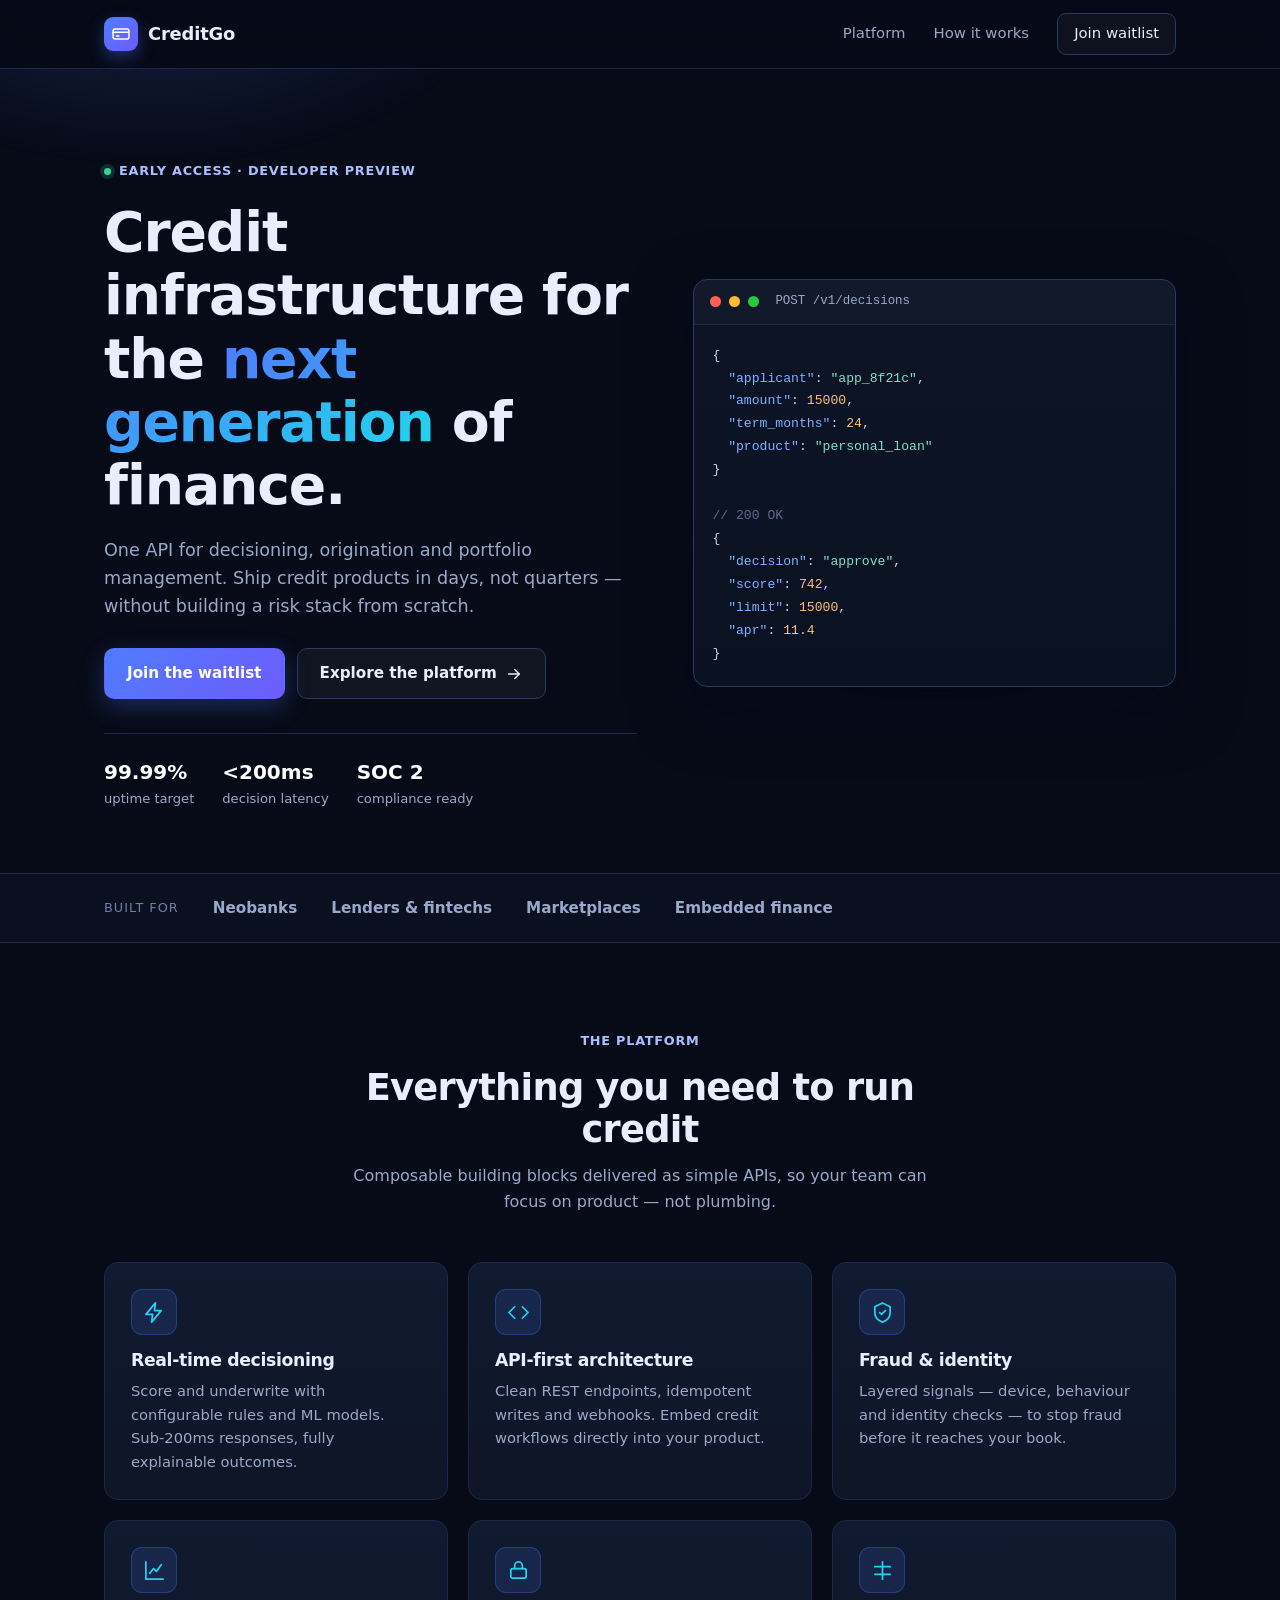
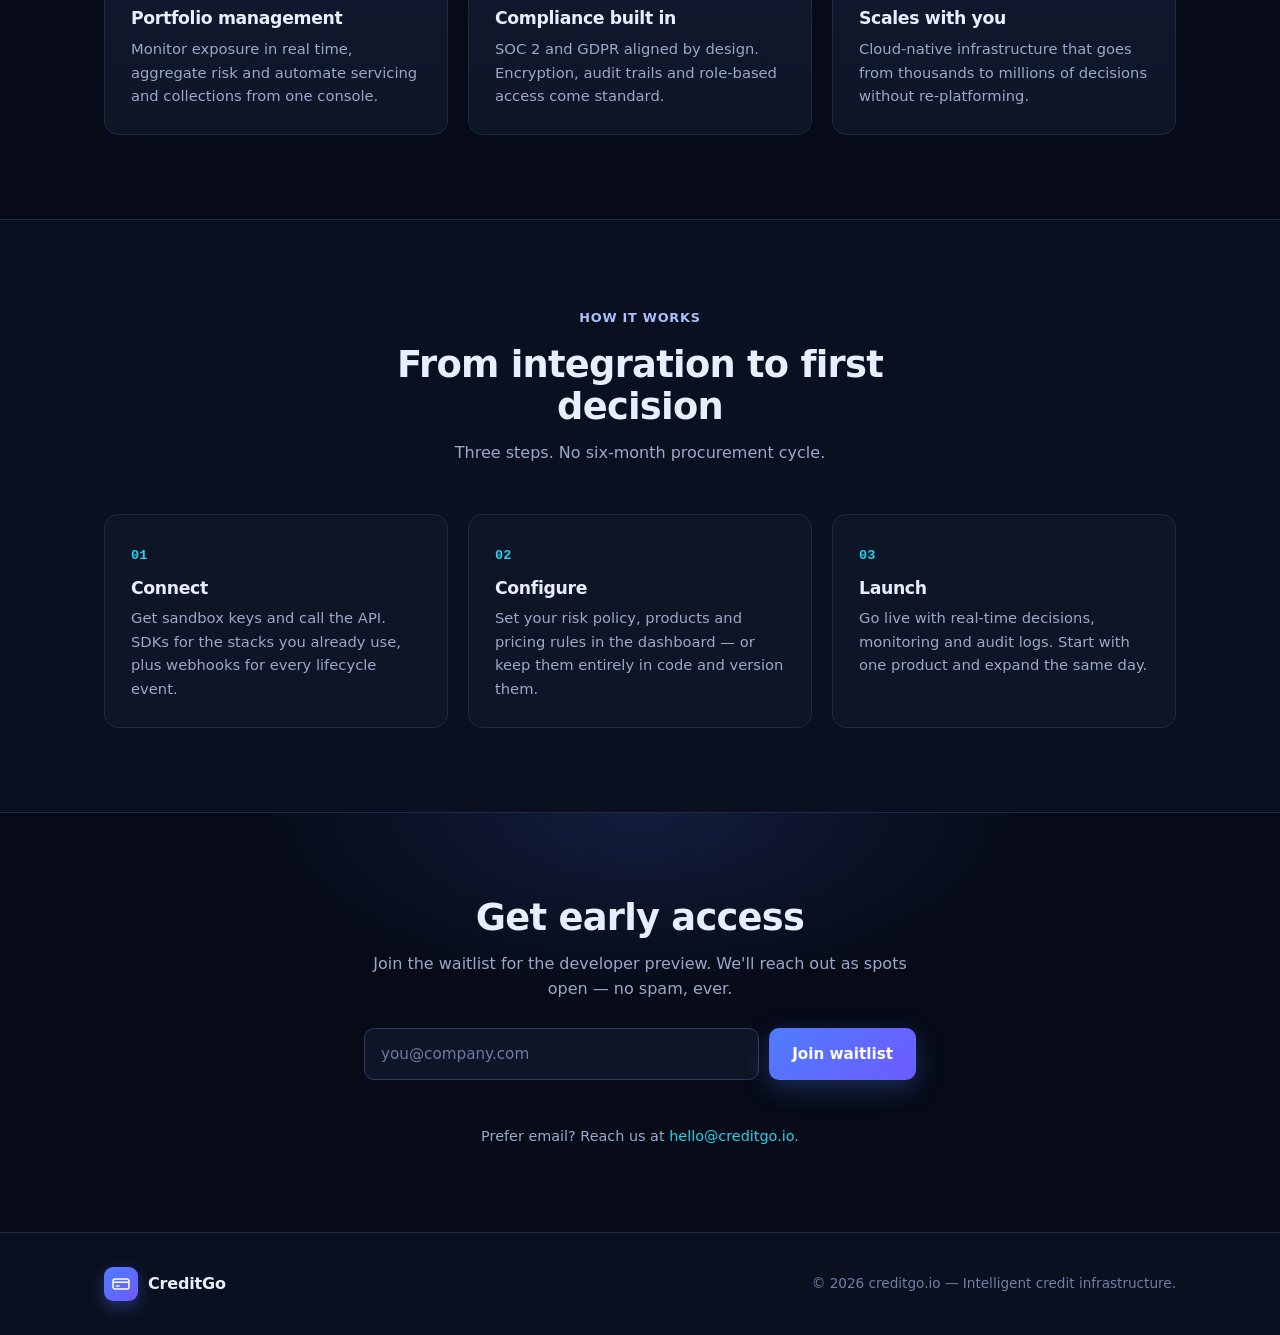
<file: index.html>
<!DOCTYPE html>
<html lang="en">
<head>
<meta charset="UTF-8">
<meta name="viewport" content="width=device-width, initial-scale=1">
<title>CreditGo — Intelligent Credit Infrastructure</title>
<meta name="description" content="CreditGo is API-first credit infrastructure for modern financial services: real-time decisioning, origination and portfolio management in one platform.">
<meta name="theme-color" content="#070b18">
<link rel="canonical" href="https://creditgo.io/">
<meta property="og:type" content="website">
<meta property="og:site_name" content="CreditGo">
<meta property="og:title" content="CreditGo — Intelligent Credit Infrastructure">
<meta property="og:description" content="API-first credit infrastructure for modern financial services.">
<meta property="og:url" content="https://creditgo.io/">
<meta name="twitter:card" content="summary_large_image">
<meta name="twitter:title" content="CreditGo — Intelligent Credit Infrastructure">
<meta name="twitter:description" content="API-first credit infrastructure for modern financial services.">
<link rel="icon" href="favicon.svg" type="image/svg+xml">
<link rel="stylesheet" href="styles.css">
</head>
<body>
<a class="skip-link" href="#main">Skip to content</a>

<header class="nav" id="top">
  <div class="container nav-inner">
    <a class="brand" href="#top" aria-label="CreditGo home">
      <span class="brand-mark" aria-hidden="true">
        <svg viewBox="0 0 24 24" fill="none" stroke="currentColor" stroke-width="1.8" stroke-linecap="round" stroke-linejoin="round">
          <rect x="2.5" y="6" width="19" height="12" rx="2.5"></rect>
          <path d="M2.5 10h19"></path>
          <path d="M6.5 14.5h3"></path>
        </svg>
      </span>
      CreditGo
    </a>
    <nav class="nav-links" aria-label="Primary">
      <a href="#platform">Platform</a>
      <a href="#how">How it works</a>
      <a href="#waitlist" class="nav-cta">Join waitlist</a>
    </nav>
  </div>
</header>

<main id="main">
  <!-- Hero -->
  <section class="hero">
    <div class="container hero-inner">
      <div class="hero-copy">
        <p class="eyebrow"><span class="dot" aria-hidden="true"></span> Early access · Developer preview</p>
        <h1>Credit infrastructure for the <span class="grad">next generation</span> of finance.</h1>
        <p class="lede">One API for decisioning, origination and portfolio management. Ship credit products in days, not quarters — without building a risk stack from scratch.</p>
        <div class="cta-row">
          <a class="btn btn-primary" href="#waitlist">Join the waitlist</a>
          <a class="btn btn-ghost" href="#platform">Explore the platform
            <svg viewBox="0 0 24 24" fill="none" stroke="currentColor" stroke-width="2" stroke-linecap="round" stroke-linejoin="round" aria-hidden="true"><path d="M5 12h14"></path><path d="m13 6 6 6-6 6"></path></svg>
          </a>
        </div>
        <ul class="hero-meta" aria-label="Platform highlights">
          <li><b>99.99%</b><span>uptime target</span></li>
          <li><b>&lt;200ms</b><span>decision latency</span></li>
          <li><b>SOC 2</b><span>compliance ready</span></li>
        </ul>
      </div>

      <div class="hero-visual" aria-hidden="true">
        <div class="code-card">
          <div class="code-head">
            <span class="tl tl-r"></span><span class="tl tl-y"></span><span class="tl tl-g"></span>
            <span class="code-title">POST /v1/decisions</span>
          </div>
          <pre class="code-body"><code>{
  <span class="k">"applicant"</span>: <span class="s">"app_8f21c"</span>,
  <span class="k">"amount"</span>: <span class="n">15000</span>,
  <span class="k">"term_months"</span>: <span class="n">24</span>,
  <span class="k">"product"</span>: <span class="s">"personal_loan"</span>
}

<span class="c">// 200 OK</span>
{
  <span class="k">"decision"</span>: <span class="s">"approve"</span>,
  <span class="k">"score"</span>: <span class="n">742</span>,
  <span class="k">"limit"</span>: <span class="n">15000</span>,
  <span class="k">"apr"</span>: <span class="n">11.4</span>
}</code></pre>
        </div>
        <div class="glow" aria-hidden="true"></div>
      </div>
    </div>
  </section>

  <!-- Trust bar -->
  <section class="trust" aria-label="Built for">
    <div class="container trust-inner">
      <span>Built for</span>
      <ul>
        <li>Neobanks</li>
        <li>Lenders &amp; fintechs</li>
        <li>Marketplaces</li>
        <li>Embedded finance</li>
      </ul>
    </div>
  </section>

  <!-- Features -->
  <section class="section" id="platform">
    <div class="container">
      <div class="section-head">
        <p class="eyebrow">The platform</p>
        <h2>Everything you need to run credit</h2>
        <p class="sub">Composable building blocks delivered as simple APIs, so your team can focus on product — not plumbing.</p>
      </div>

      <div class="grid grid-3">
        <article class="card">
          <span class="icon">
            <svg viewBox="0 0 24 24" fill="none" stroke="currentColor" stroke-width="1.8" stroke-linecap="round" stroke-linejoin="round"><path d="M13 2 3 14h7l-1 8 10-12h-7l1-8Z"></path></svg>
          </span>
          <h3>Real-time decisioning</h3>
          <p>Score and underwrite with configurable rules and ML models. Sub-200ms responses, fully explainable outcomes.</p>
        </article>

        <article class="card">
          <span class="icon">
            <svg viewBox="0 0 24 24" fill="none" stroke="currentColor" stroke-width="1.8" stroke-linecap="round" stroke-linejoin="round"><path d="m8 6-6 6 6 6"></path><path d="m16 6 6 6-6 6"></path></svg>
          </span>
          <h3>API-first architecture</h3>
          <p>Clean REST endpoints, idempotent writes and webhooks. Embed credit workflows directly into your product.</p>
        </article>

        <article class="card">
          <span class="icon">
            <svg viewBox="0 0 24 24" fill="none" stroke="currentColor" stroke-width="1.8" stroke-linecap="round" stroke-linejoin="round"><path d="M12 2 4 6v6c0 5 3.4 8.5 8 10 4.6-1.5 8-5 8-10V6l-8-4Z"></path><path d="m9 12 2 2 4-4"></path></svg>
          </span>
          <h3>Fraud &amp; identity</h3>
          <p>Layered signals — device, behaviour and identity checks — to stop fraud before it reaches your book.</p>
        </article>

        <article class="card">
          <span class="icon">
            <svg viewBox="0 0 24 24" fill="none" stroke="currentColor" stroke-width="1.8" stroke-linecap="round" stroke-linejoin="round"><path d="M3 3v18h18"></path><path d="m7 15 4-5 3 3 5-7"></path></svg>
          </span>
          <h3>Portfolio management</h3>
          <p>Monitor exposure in real time, aggregate risk and automate servicing and collections from one console.</p>
        </article>

        <article class="card">
          <span class="icon">
            <svg viewBox="0 0 24 24" fill="none" stroke="currentColor" stroke-width="1.8" stroke-linecap="round" stroke-linejoin="round"><rect x="4" y="10" width="16" height="10" rx="2"></rect><path d="M8 10V7a4 4 0 0 1 8 0v3"></path></svg>
          </span>
          <h3>Compliance built in</h3>
          <p>SOC 2 and GDPR aligned by design. Encryption, audit trails and role-based access come standard.</p>
        </article>

        <article class="card">
          <span class="icon">
            <svg viewBox="0 0 24 24" fill="none" stroke="currentColor" stroke-width="1.8" stroke-linecap="round" stroke-linejoin="round"><path d="M12 3v18"></path><path d="M4 8h16"></path><path d="M4 16h16"></path></svg>
          </span>
          <h3>Scales with you</h3>
          <p>Cloud-native infrastructure that goes from thousands to millions of decisions without re-platforming.</p>
        </article>
      </div>
    </div>
  </section>

  <!-- How it works -->
  <section class="section section-alt" id="how">
    <div class="container">
      <div class="section-head">
        <p class="eyebrow">How it works</p>
        <h2>From integration to first decision</h2>
        <p class="sub">Three steps. No six-month procurement cycle.</p>
      </div>
      <ol class="steps">
        <li class="step">
          <span class="step-num">01</span>
          <h3>Connect</h3>
          <p>Get sandbox keys and call the API. SDKs for the stacks you already use, plus webhooks for every lifecycle event.</p>
        </li>
        <li class="step">
          <span class="step-num">02</span>
          <h3>Configure</h3>
          <p>Set your risk policy, products and pricing rules in the dashboard — or keep them entirely in code and version them.</p>
        </li>
        <li class="step">
          <span class="step-num">03</span>
          <h3>Launch</h3>
          <p>Go live with real-time decisions, monitoring and audit logs. Start with one product and expand the same day.</p>
        </li>
      </ol>
    </div>
  </section>

  <!-- Waitlist -->
  <section class="section waitlist" id="waitlist">
    <div class="container waitlist-inner">
      <h2>Get early access</h2>
      <p>Join the waitlist for the developer preview. We'll reach out as spots open — no spam, ever.</p>
      <form class="waitlist-form" id="waitlist-form" novalidate>
        <label class="sr-only" for="email">Work email</label>
        <input id="email" name="email" type="email" inputmode="email" autocomplete="email" placeholder="you@company.com" required>
        <button class="btn btn-primary" type="submit">Join waitlist</button>
      </form>
      <p class="form-note" id="form-status" role="status" aria-live="polite"></p>
      <p class="form-alt">Prefer email? Reach us at <a href="mailto:hello@creditgo.io">hello@creditgo.io</a>.</p>
    </div>
  </section>
</main>

<footer class="footer">
  <div class="container footer-inner">
    <div class="brand brand-sm">
      <span class="brand-mark" aria-hidden="true">
        <svg viewBox="0 0 24 24" fill="none" stroke="currentColor" stroke-width="1.8" stroke-linecap="round" stroke-linejoin="round"><rect x="2.5" y="6" width="19" height="12" rx="2.5"></rect><path d="M2.5 10h19"></path><path d="M6.5 14.5h3"></path></svg>
      </span>
      CreditGo
    </div>
    <p class="copyright">&copy; <span id="year">2026</span> creditgo.io — Intelligent credit infrastructure.</p>
  </div>
</footer>

<script src="app.js" defer></script>
</body>
</html>
</file>
<file: styles.css>
/* CreditGo landing — static, dependency-free. Design tokens first. */
:root {
  --bg: #070b18;
  --bg-alt: #0a1020;
  --surface: #0e1526;
  --card: #101a30;
  --border: #1d2946;
  --border-strong: #2a3a63;
  --text: #e9eefc;
  --muted: #9aa8c9;
  --brand: #4f7cff;
  --brand-2: #22d3ee;
  --brand-soft: rgba(79, 124, 255, 0.14);
  --ok: #34d399;
  --radius: 14px;
  --radius-sm: 10px;
  --maxw: 1120px;
  --shadow: 0 20px 60px rgba(3, 8, 22, 0.55);
  --font: ui-sans-serif, system-ui, -apple-system, "Segoe UI", Roboto, Inter, "Helvetica Neue", Arial, sans-serif;
  --mono: ui-monospace, SFMono-Regular, "SF Mono", Menlo, Consolas, "Liberation Mono", monospace;
}

*, *::before, *::after { box-sizing: border-box; }
html { scroll-behavior: smooth; -webkit-text-size-adjust: 100%; }
body {
  margin: 0;
  font-family: var(--font);
  color: var(--text);
  background: var(--bg);
  line-height: 1.6;
  -webkit-font-smoothing: antialiased;
  text-rendering: optimizeLegibility;
}
img, svg { display: block; max-width: 100%; }
a { color: var(--brand-2); text-decoration: none; }
a:hover { text-decoration: underline; }
h1, h2, h3 { line-height: 1.15; letter-spacing: -0.02em; margin: 0; }
p { margin: 0; }
ul, ol { margin: 0; padding: 0; list-style: none; }

.container { width: 100%; max-width: var(--maxw); margin: 0 auto; padding: 0 24px; }

.sr-only {
  position: absolute; width: 1px; height: 1px; padding: 0; margin: -1px;
  overflow: hidden; clip: rect(0 0 0 0); white-space: nowrap; border: 0;
}
.skip-link {
  position: absolute; left: 16px; top: -48px; z-index: 50;
  background: var(--brand); color: #fff; padding: 10px 16px; border-radius: 0 0 8px 8px;
  transition: top .15s ease;
}
.skip-link:focus { top: 0; text-decoration: none; }

/* Buttons */
.btn {
  display: inline-flex; align-items: center; gap: 8px; justify-content: center;
  padding: 12px 22px; border-radius: 10px; border: 1px solid transparent;
  font: inherit; font-weight: 600; font-size: 0.95rem; cursor: pointer;
  transition: transform .15s ease, box-shadow .15s ease, background .15s ease, border-color .15s ease;
}
.btn svg { width: 18px; height: 18px; }
.btn-primary {
  color: #fff;
  background: linear-gradient(135deg, var(--brand), #6d5bff);
  box-shadow: 0 8px 24px rgba(79, 124, 255, 0.28);
}
.btn-primary:hover { transform: translateY(-2px); box-shadow: 0 12px 30px rgba(79, 124, 255, 0.4); text-decoration: none; }
.btn-ghost {
  color: var(--text); background: rgba(255, 255, 255, 0.04); border-color: var(--border-strong);
}
.btn-ghost:hover { background: rgba(255, 255, 255, 0.08); text-decoration: none; }

/* Nav */
.nav {
  position: sticky; top: 0; z-index: 40;
  background: rgba(7, 11, 24, 0.72);
  backdrop-filter: blur(12px); -webkit-backdrop-filter: blur(12px);
  border-bottom: 1px solid var(--border);
}
.nav-inner { display: flex; align-items: center; justify-content: space-between; height: 68px; }
.brand { display: inline-flex; align-items: center; gap: 10px; color: var(--text); font-weight: 700; font-size: 1.12rem; letter-spacing: -0.01em; }
.brand:hover { text-decoration: none; }
.brand-mark {
  display: inline-flex; align-items: center; justify-content: center;
  width: 34px; height: 34px; border-radius: 9px; color: #fff;
  background: linear-gradient(135deg, var(--brand), #6d5bff);
  box-shadow: 0 6px 16px rgba(79, 124, 255, 0.35);
}
.brand-mark svg { width: 20px; height: 20px; }
.nav-links { display: flex; align-items: center; gap: 28px; font-size: 0.93rem; }
.nav-links a { color: var(--muted); }
.nav-links a:hover { color: var(--text); text-decoration: none; }
.nav-links .nav-cta {
  color: var(--text); border: 1px solid var(--border-strong); padding: 8px 16px; border-radius: 9px;
  background: rgba(255, 255, 255, 0.03);
}
.nav-links .nav-cta:hover { border-color: var(--brand); color: #fff; }

/* Hero */
.hero { position: relative; overflow: hidden; padding: 88px 0 64px; }
.hero::before {
  content: ""; position: absolute; inset: -30% -10% auto -10%; height: 720px; z-index: 0;
  background:
    radial-gradient(600px 320px at 18% 20%, rgba(79, 124, 255, 0.20), transparent 60%),
    radial-gradient(520px 300px at 82% 8%, rgba(34, 211, 238, 0.14), transparent 60%);
  filter: blur(6px); pointer-events: none;
}
.hero-inner {
  position: relative; z-index: 1;
  display: grid; grid-template-columns: 1.05fr 0.95fr; gap: 56px; align-items: center;
}
.eyebrow {
  display: inline-flex; align-items: center; gap: 8px;
  font-size: 0.8rem; font-weight: 600; letter-spacing: 0.06em; text-transform: uppercase;
  color: #a9c0ff;
}
.eyebrow .dot { width: 7px; height: 7px; border-radius: 50%; background: var(--ok); box-shadow: 0 0 0 4px rgba(52, 211, 153, 0.16); }
.hero h1 { font-size: clamp(2.2rem, 4.6vw, 3.45rem); font-weight: 800; margin: 18px 0 18px; }
.grad {
  background: linear-gradient(120deg, var(--brand), var(--brand-2));
  -webkit-background-clip: text; background-clip: text; -webkit-text-fill-color: transparent; color: transparent;
}
.lede { color: var(--muted); font-size: 1.1rem; max-width: 34em; }
.cta-row { display: flex; flex-wrap: wrap; gap: 12px; margin: 28px 0 34px; }
.hero-meta { display: flex; flex-wrap: wrap; gap: 28px; border-top: 1px solid var(--border); padding-top: 22px; }
.hero-meta li { display: flex; flex-direction: column; }
.hero-meta b { font-size: 1.25rem; color: #fff; }
.hero-meta span { font-size: 0.82rem; color: var(--muted); }

/* Hero visual / code card */
.hero-visual { position: relative; }
.code-card {
  position: relative; z-index: 1;
  background: linear-gradient(180deg, #0d1426, #0a1120);
  border: 1px solid var(--border-strong); border-radius: var(--radius);
  box-shadow: var(--shadow); overflow: hidden;
}
.code-head {
  display: flex; align-items: center; gap: 8px;
  padding: 12px 16px; border-bottom: 1px solid var(--border); background: rgba(255, 255, 255, 0.02);
}
.tl { width: 11px; height: 11px; border-radius: 50%; display: inline-block; }
.tl-r { background: #ff5f57; } .tl-y { background: #febc2e; } .tl-g { background: #28c840; }
.code-title { margin-left: 8px; font-family: var(--mono); font-size: 0.78rem; color: var(--muted); }
.code-body {
  margin: 0; padding: 20px 18px; overflow-x: auto;
  font-family: var(--mono); font-size: 0.82rem; line-height: 1.75; color: #c8d3f0;
}
.code-body .k { color: #7fb0ff; } .code-body .s { color: #7ee0c3; }
.code-body .n { color: #ffbe7a; } .code-body .c { color: #5b6a8f; }
.hero-visual .glow {
  position: absolute; inset: auto -20px -30px -20px; height: 180px; z-index: 0;
  background: radial-gradient(60% 100% at 50% 0%, rgba(79, 124, 255, 0.35), transparent 70%);
  filter: blur(28px);
}

/* Trust bar */
.trust { border-top: 1px solid var(--border); border-bottom: 1px solid var(--border); background: var(--bg-alt); }
.trust-inner { display: flex; align-items: center; flex-wrap: wrap; gap: 18px 34px; padding: 22px 24px; }
.trust-inner > span { font-size: 0.8rem; letter-spacing: 0.08em; text-transform: uppercase; color: #6f7fa5; }
.trust-inner ul { display: flex; flex-wrap: wrap; gap: 14px 34px; }
.trust-inner li { color: var(--muted); font-weight: 600; font-size: 0.95rem; }

/* Sections */
.section { padding: 84px 0; }
.section-alt { background: var(--bg-alt); border-top: 1px solid var(--border); border-bottom: 1px solid var(--border); }
.section-head { max-width: 620px; margin: 0 auto 48px; text-align: center; }
.section-head h2 { font-size: clamp(1.7rem, 3vw, 2.3rem); font-weight: 800; margin: 14px 0 12px; }
.section-head .sub { color: var(--muted); }

/* Feature grid */
.grid { display: grid; gap: 20px; }
.grid-3 { grid-template-columns: repeat(3, 1fr); }
.card {
  background: linear-gradient(180deg, var(--card), var(--surface));
  border: 1px solid var(--border); border-radius: var(--radius); padding: 26px;
  transition: transform .15s ease, border-color .15s ease, box-shadow .15s ease;
}
.card:hover { transform: translateY(-3px); border-color: var(--border-strong); box-shadow: 0 14px 34px rgba(3, 8, 22, 0.45); }
.card .icon {
  display: inline-flex; align-items: center; justify-content: center;
  width: 46px; height: 46px; border-radius: 11px; margin-bottom: 16px; color: var(--brand-2);
  background: var(--brand-soft); border: 1px solid rgba(79, 124, 255, 0.28);
}
.card .icon svg { width: 23px; height: 23px; }
.card h3 { font-size: 1.08rem; margin-bottom: 8px; }
.card p { color: var(--muted); font-size: 0.92rem; }

/* Steps */
.steps { display: grid; grid-template-columns: repeat(3, 1fr); gap: 20px; counter-reset: s; }
.step {
  position: relative; padding: 26px; border-radius: var(--radius);
  background: var(--surface); border: 1px solid var(--border);
}
.step-num {
  font-family: var(--mono); font-size: 0.85rem; font-weight: 700; color: var(--brand-2);
  display: inline-block; margin-bottom: 12px;
}
.step h3 { font-size: 1.08rem; margin-bottom: 8px; }
.step p { color: var(--muted); font-size: 0.92rem; }

/* Waitlist */
.waitlist { position: relative; overflow: hidden; }
.waitlist::before {
  content: ""; position: absolute; inset: 0; z-index: 0; pointer-events: none;
  background: radial-gradient(560px 260px at 50% 0%, rgba(79, 124, 255, 0.16), transparent 70%);
}
.waitlist-inner { position: relative; z-index: 1; max-width: 600px; margin: 0 auto; text-align: center; }
.waitlist h2 { font-size: clamp(1.7rem, 3vw, 2.3rem); font-weight: 800; margin-bottom: 12px; }
.waitlist > .container > p { color: var(--muted); }
.waitlist-form { display: flex; gap: 10px; margin: 26px 0 12px; }
.waitlist-form input {
  flex: 1; min-width: 0; padding: 13px 16px; border-radius: 10px;
  background: var(--surface); border: 1px solid var(--border-strong); color: var(--text);
  font: inherit; font-size: 0.95rem; outline: none; transition: border-color .15s ease, box-shadow .15s ease;
}
.waitlist-form input::placeholder { color: #6b7ba2; }
.waitlist-form input:focus { border-color: var(--brand); box-shadow: 0 0 0 3px rgba(79, 124, 255, 0.22); }
.waitlist-form input[aria-invalid="true"] { border-color: #ff7a7a; }
.waitlist-form .btn { white-space: nowrap; }
.form-note { min-height: 1.3em; font-size: 0.9rem; color: var(--ok); }
.form-note.error { color: #ff9a9a; }
.form-alt { margin-top: 14px; font-size: 0.9rem; color: var(--muted); }

/* Footer */
.footer { border-top: 1px solid var(--border); background: var(--bg-alt); padding: 34px 0; }
.footer-inner { display: flex; align-items: center; justify-content: space-between; flex-wrap: wrap; gap: 14px; }
.brand-sm { font-size: 1rem; }
.copyright { color: #6f7fa5; font-size: 0.85rem; }

/* Responsive */
@media (max-width: 900px) {
  .hero-inner { grid-template-columns: 1fr; gap: 40px; }
  .hero-visual { order: -1; }
  .grid-3, .steps { grid-template-columns: 1fr 1fr; }
}
@media (max-width: 620px) {
  .nav-links { gap: 16px; }
  .nav-links a:not(.nav-cta) { display: none; }
  .grid-3, .steps { grid-template-columns: 1fr; }
  .hero { padding: 56px 0 48px; }
  .section { padding: 60px 0; }
  .waitlist-form { flex-direction: column; }
  .footer-inner { justify-content: center; text-align: center; }
}
@media (prefers-reduced-motion: reduce) {
  html { scroll-behavior: auto; }
  .btn, .card { transition: none; }
}
</file>
